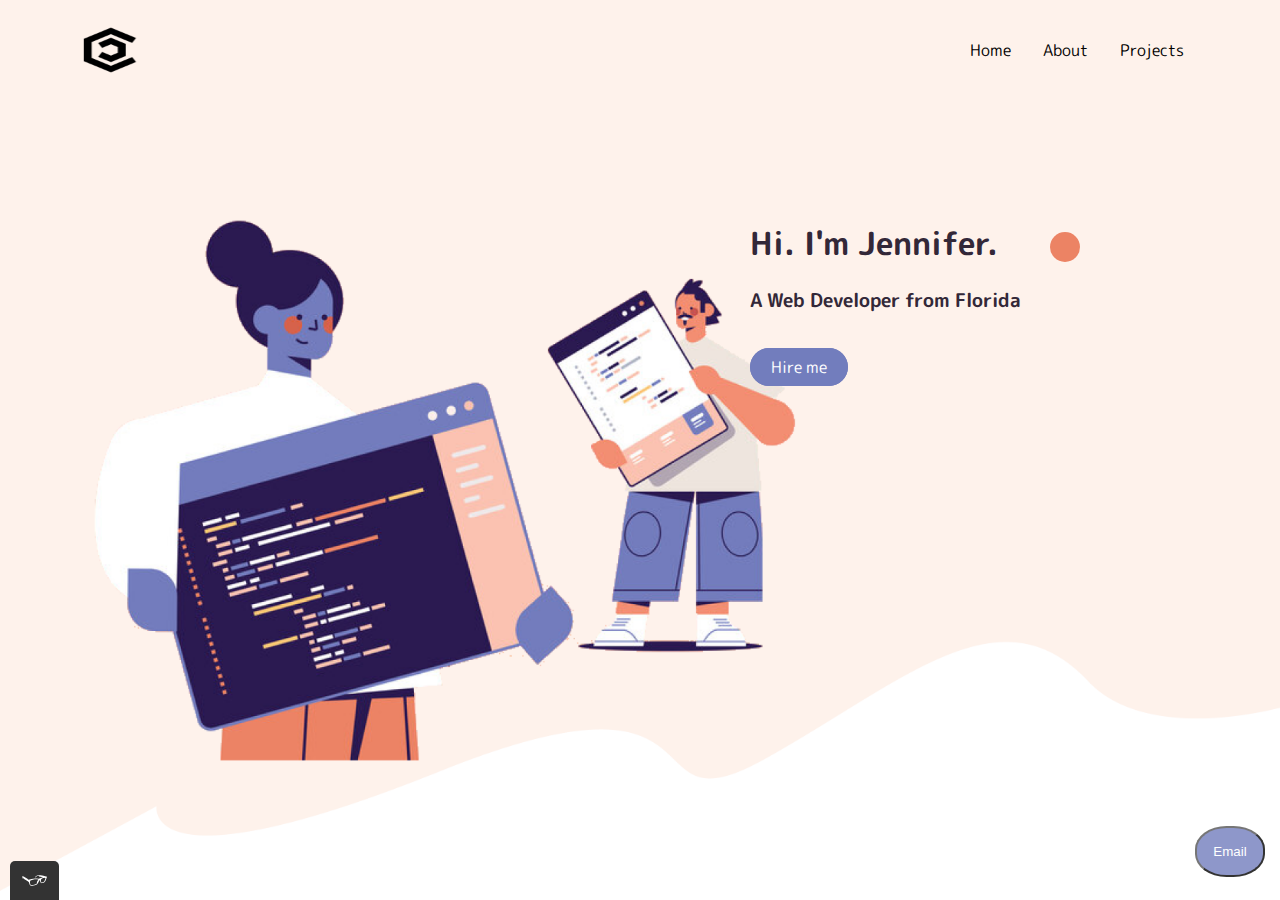
<file: index.html>
<!DOCTYPE html>
<html lang="en">
  <head>
    <meta charset="utf-8" />
    <title>Portfolio Page</title>
    <!--favicon-->
    <link rel="shortcut icon" href="img/web-logo.png" type="image/x-icon" />
    <!--CSS link -->
    <link rel="stylesheet" type="text/css" href="css/index.css" />
    <!--font link-->
    <!-- <link
      href="https://fonts.googleapis.com/css2?family=Dosis:wght@300&family=Hind&family=Lato&display=swap"
      rel="stylesheet"
    /> -->
    <link rel="preconnect" href="https://fonts.gstatic.com">
    <link href="https://fonts.googleapis.com/css2?family=Kaushan+Script&family=M+PLUS+Rounded+1c:wght@100;400;500&display=swap" rel="stylesheet">
  </head>
  <body class="container">
    <!--Header including the logo and main navigation-->
    <header class="main-header">
      <!-- Add your logo here -->
      <img
        src="img/web-logo.png"
        height="50px" width="60px"
        alt="logo"
        class="page-header__item"
      />

      <nav class="main-nav page-header__item highlightTextIn">
        <ul role="menubar" class="navigation-list">
          <li role="presentation">
            <a
              href="index.html"
              role="menuitem"
              class="navigation-list__item navigation-list__item--active"
              >Home
            </a>
          </li>
          <li role="presentation">
            <a
              href="about.html"
              role="menuitem"
              class="navigation-list__item"
              >About 
            </a>
          </li>
          <li role="presentation">
            <a href="projects.html" role="menuitem" class="navigation-list__item"
              >Projects
            </a>
          </li>
        </ul>
      </nav>
    </header>
    <!--End header-->

    <!-- Main Content -->
    <section class="main-page">
      <div class="main-content">
        <h1>Hi. I'm Jennifer.</h1>
        <h3>A Web Developer from Florida</h3>
        <a href="about.html">Hire me</a>
        <div class="round-right">

        </div>
      </div>
    </section>

    
   <section>
      <button class="open-button" onclick="openForm()">Email</button>

      <div class="form-popup" id="myForm">
      <form action="/action_page.php" class="form-container">
          <h3>Leave a message</h3>

          <label for="email"><b>Email</b></label>
          <input type="text" placeholder="Enter Email" name="email" required>

          <label for="message"><b>Message</b></label>
          <textarea placeholder="Write something.." name="message" required></textarea>

          <button type="submit" class="btn">Send</button>
          <button type="button" class="btn cancel" onclick="closeForm()">Close</button>
      </form>
      </div>
  </section>
    
    <!--javascript link-->
    <script src="js/tota11y.min.js"></script>
    <script src="js/index.js"></script>
  </body>
</html>
</file>
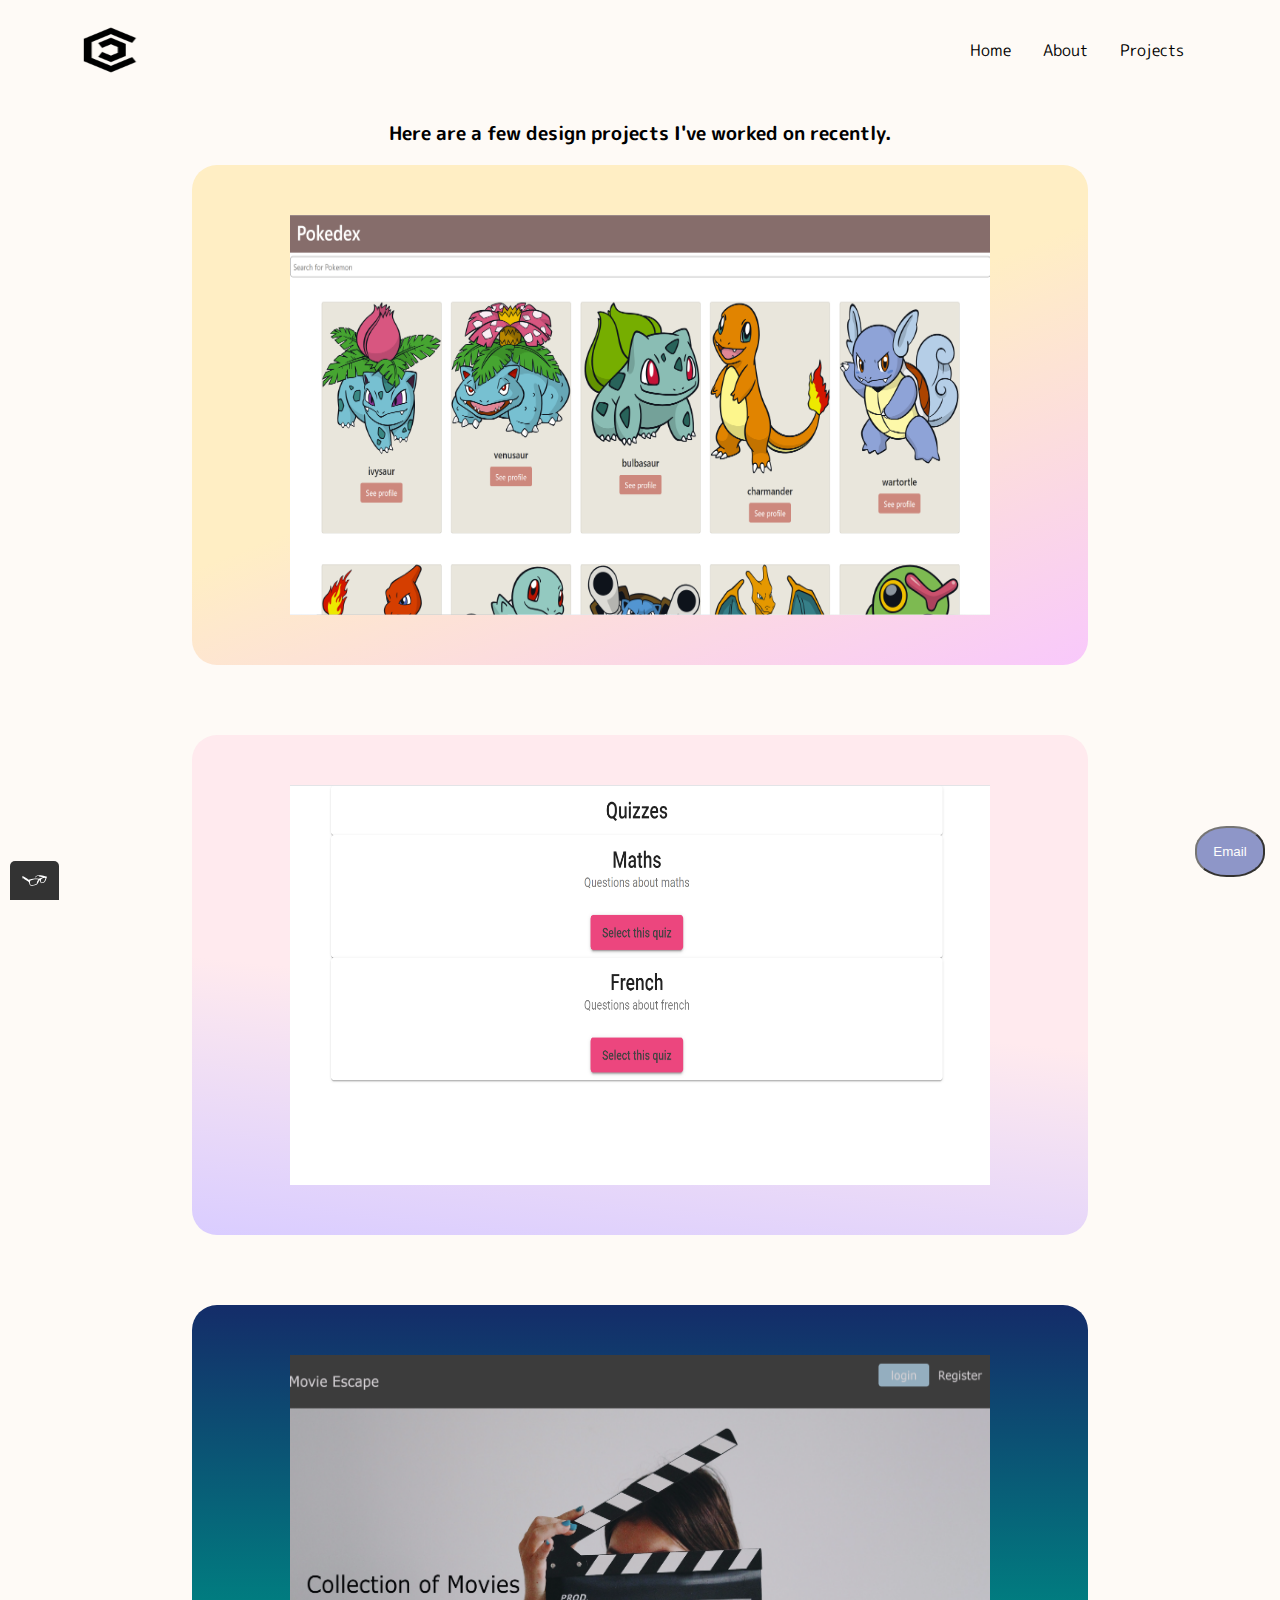
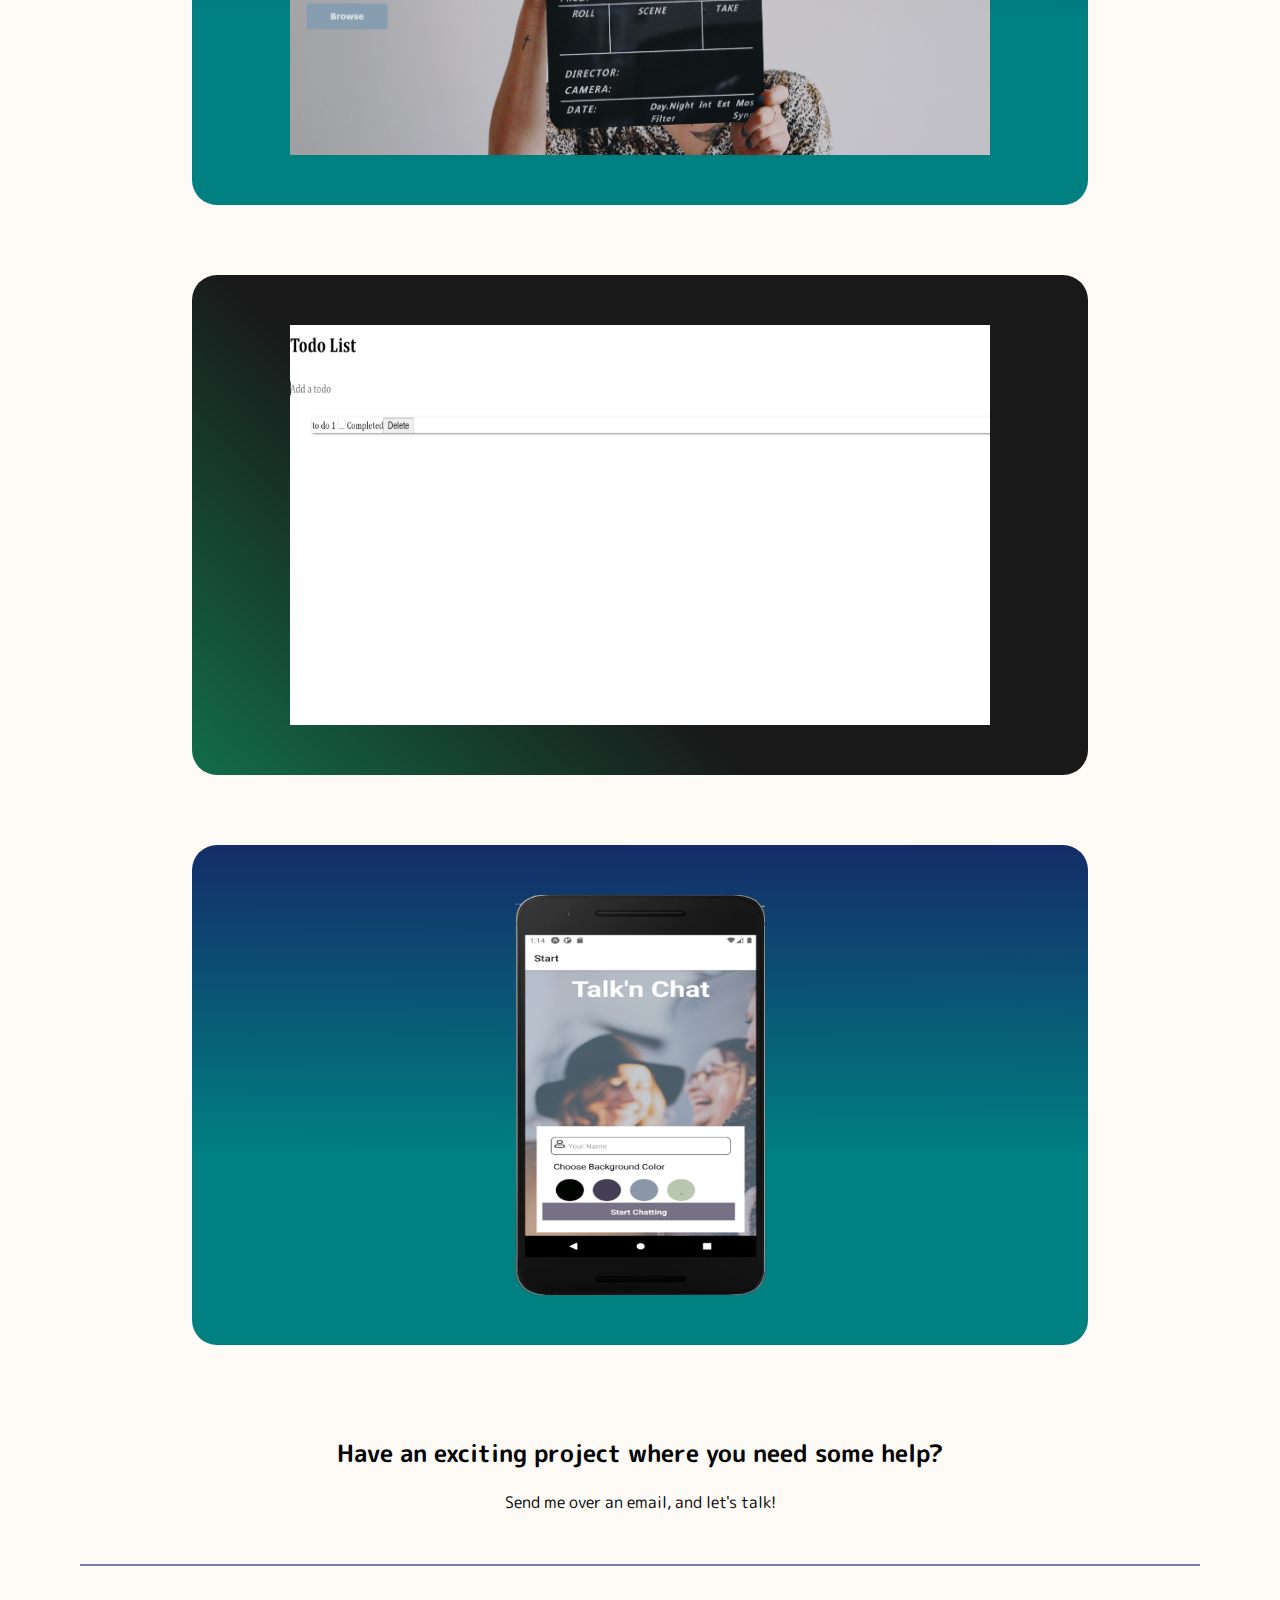
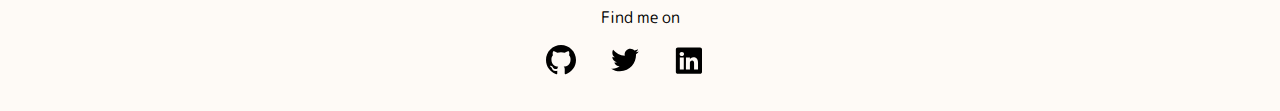
<file: projects.html>
<!DOCTYPE html>
<html lang="en">
  <head>
    <meta charset="utf-8" />
    <title>Jennifer Manaytay - Portfolio</title>
    <!--favicon-->
    <link rel="shortcut icon" href="img/web-logo.png" type="image/x-icon" />
    <!--CSS link -->
    <link rel="stylesheet" type="text/css" href="css/style.css" />
    <!--font link-->
    <link rel="preconnect" href="https://fonts.gstatic.com">
    <link href="https://fonts.googleapis.com/css2?family=Kaushan+Script&family=M+PLUS+Rounded+1c:wght@100;400;500&display=swap" rel="stylesheet">
  </head>
  <body class="container">
    <!--Header including the logo and main navigation-->
    <header class="main-header">
      <!-- Add your logo here -->
      <img
        src="img/web-logo.png"
        height="50px" width="60px"
        alt="logo"
        class="page-header__item"
        />

      <nav class="main-nav page-header__item highlightTextIn">
        <ul role="menubar" class="navigation-list">
          <li role="presentation">
            <a
              href="index.html"
              role="menuitem"
              class="navigation-list__item navigation-list__item--active">Home
            </a>
          </li>
          <li role="presentation">
            <a
              href="about.html"
              role="menuitem"
              class="navigation-list__item">About
            </a>
          </li>
          <li role="presentation">
            <a href="projects.html" role="menuitem"
              class="navigation-list__item">Projects
            </a>
          </li>
        </ul>
      </nav>
    </header>
    <!--End of header-->

    <!--Main Content-->
    <div class="project-page-main">
      <section class="project-page-title">
        <h3>Here are a few design projects I've worked on recently. </h3>
      </section>
      <section>
        <div class="project project-one hvrbox">
          <img src="img/project-pokedex-pic.png" class="hvrbox-layer_bottom"
            width="800px"
            height="500px">
          <div class="hvrbox-layer_top">
            <div class="hvrbox-text">
              <h3>Pokedex</h3>
              <p>An application created with JQuery that loads data from an API
                and let users view information about Pokemons.</p>
              <a href="https://jm-pokemon.netlify.app"
                class="btn" target="_blank">Visit site</a>
            </div>
          </div>
        </div>
      </section>

      <section>
        <div class="project project-three hvrbox">
          <img
            src="img/project-quizapp-pic.png" class="hvrbox-layer_bottom"
            width="800px" height="500px">
          <div class="hvrbox-layer_top">
            <div class="hvrbox-text">
              <h3>Quiz</h3>
              <p>An application created with AngularJS that allow users to take
                quiz.</p>
              <a href="https://je-man.github.io/my-quiz-app/"
                class="btn" target="_blank">Visit site</a>
            </div>
          </div>
        </div>
      </section>

      <section>
        <div class="project project-two hvrbox">
          <img
            src="img/project-movies-pic.png" class="hvrbox-layer_bottom"
            width="800px" height="500px">
          <div class="hvrbox-layer_top">
            <div class="hvrbox-text">
              <h3>Movie Escape</h3>
              <p>An application developed with React that allow users to access
                to different kinds of movies. Users also able to create profile
                and lists of their favorite movies.</p>
              <a href="https://ourflixapp.herokuapp.com/client"
                class="btn" target="_blank">Visit site</a>
            </div>
          </div>
        </div>
      </section>

      <section>
        <div class="project project-four hvrbox">
          <img src="img/project-todo-pic.png" class="hvrbox-layer_bottom"
            width="800px" height="500px">
          <div class="hvrbox-layer_top">
            <div class="hvrbox-text">
              <h3>Todo</h3>
              <p>An application developed with VueJS that allow users to add,
                edit, delete and complete tasks.</p>
              <a href="https://je-man.github.io/todo-app/"
                class="btn" target="_blank">Visit site</a>
            </div>
          </div>
        </div>
      </section>
      <section>
        <div class="project project-five hvrbox">
          <img src="img/chat-app.png" class="hvrbox-layer_bottom" width="350px"
            height="500px">
          <div class="hvrbox-layer_top">
            <div class="hvrbox-text">
              <h3>Chat App</h3>
              <p>An application developed with React Native
                for mobile devices that provide users with a chat interface to
                chat, share images and location.</p>
              <a href="https://github.com/je-man/chat-app"
                class="btn" target="_blank">Visit site</a>
            </div>
          </div>
        </div>
      </section>
    </div>

    <section class="lets-talk" style="text-align: center;">
      <h2>Have an exciting project where you need some help?</h2>
      <p>Send me over an email, and let's talk! </p>
    </section>

    <section>
      <button class="open-button" onclick="openForm()">Email</button>

      <div class="form-popup" id="myForm">
        <form action="/action_page.php" class="form-container">
          <h3>Leave a message</h3>

          <label for="email"><b>Email</b></label>
          <input type="text" placeholder="Enter Email" name="email" required>
          <label for="message"><b>Message</b></label>
          <textarea placeholder="Write something.." name="message" required></textarea>
          <button type="submit" class="btn">Send</button>
          <button type="button" class="btn cancel" onclick="closeForm()">Close</button>
        </form>
      </div>
    </section>
    <!--End of main content-->

    <!--Footer with links to social media profiles-->
    <hr>
    <footer class="page-footer">
      <p>Find me on</p>

      <div class="social-media">
        <!--github logo -->
        <a href="https://www.github.com" target="_blank"><img
            src="img/github_icon.svg"
            width="30"
            height="30"
            alt="Github
            logo"
            />
        </a>

        <!--twitter logo -->
        <a href="https://www.twitter.com" target="_blank">
          <img
            src="img/twitter_icon.svg"
            width="30"
            height="30"
            alt="twitter logo"
            />
        </a>

        <!--linkedin logo -->
        <a href="https://www.linkedin.com" target="_blank">
          <img
            src="img/linkedin_icon.svg"
            style="width: 30px; height: 30px;"
            alt="LinkedIn logo"
            />
        </a>
      </div>
    </footer>

    <!--javascript link-->
    <script src="js/tota11y.min.js"></script>
    <script src="js/index.js"></script>
  </body>
</html>
</file>
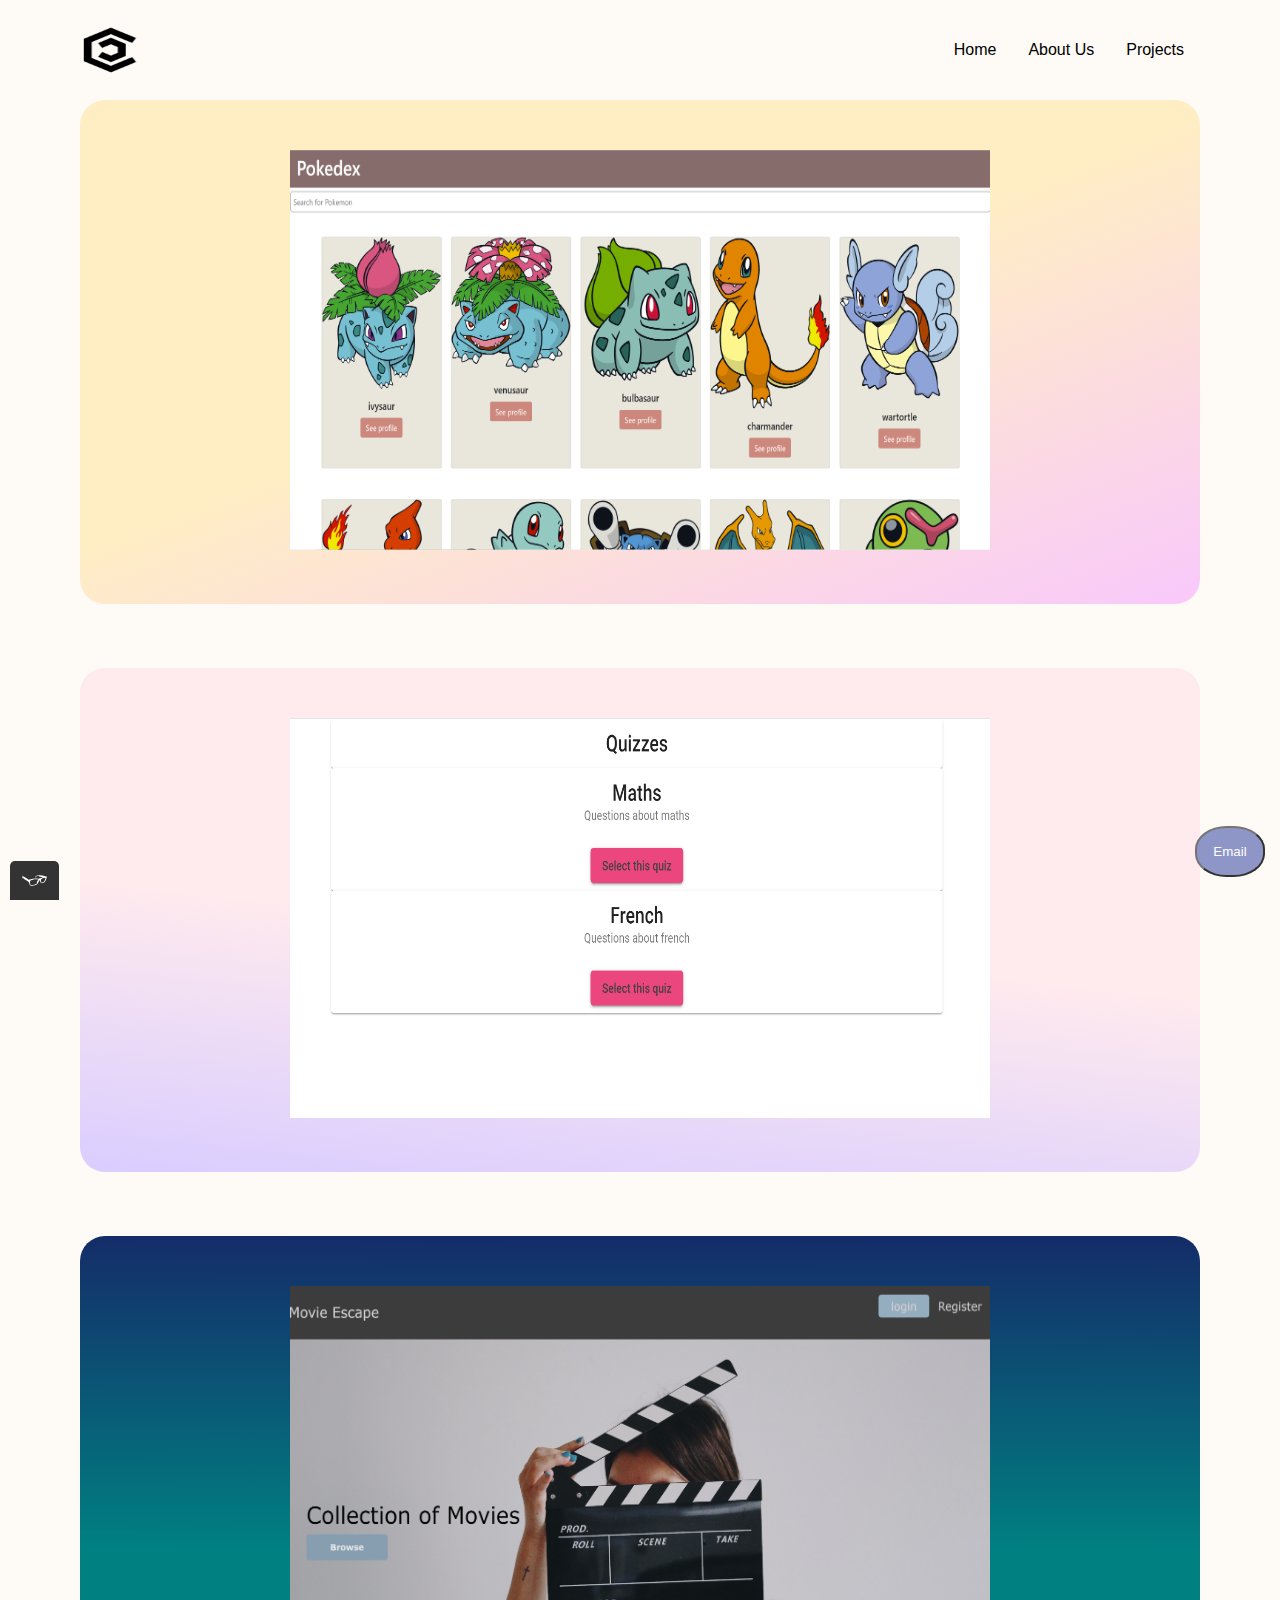
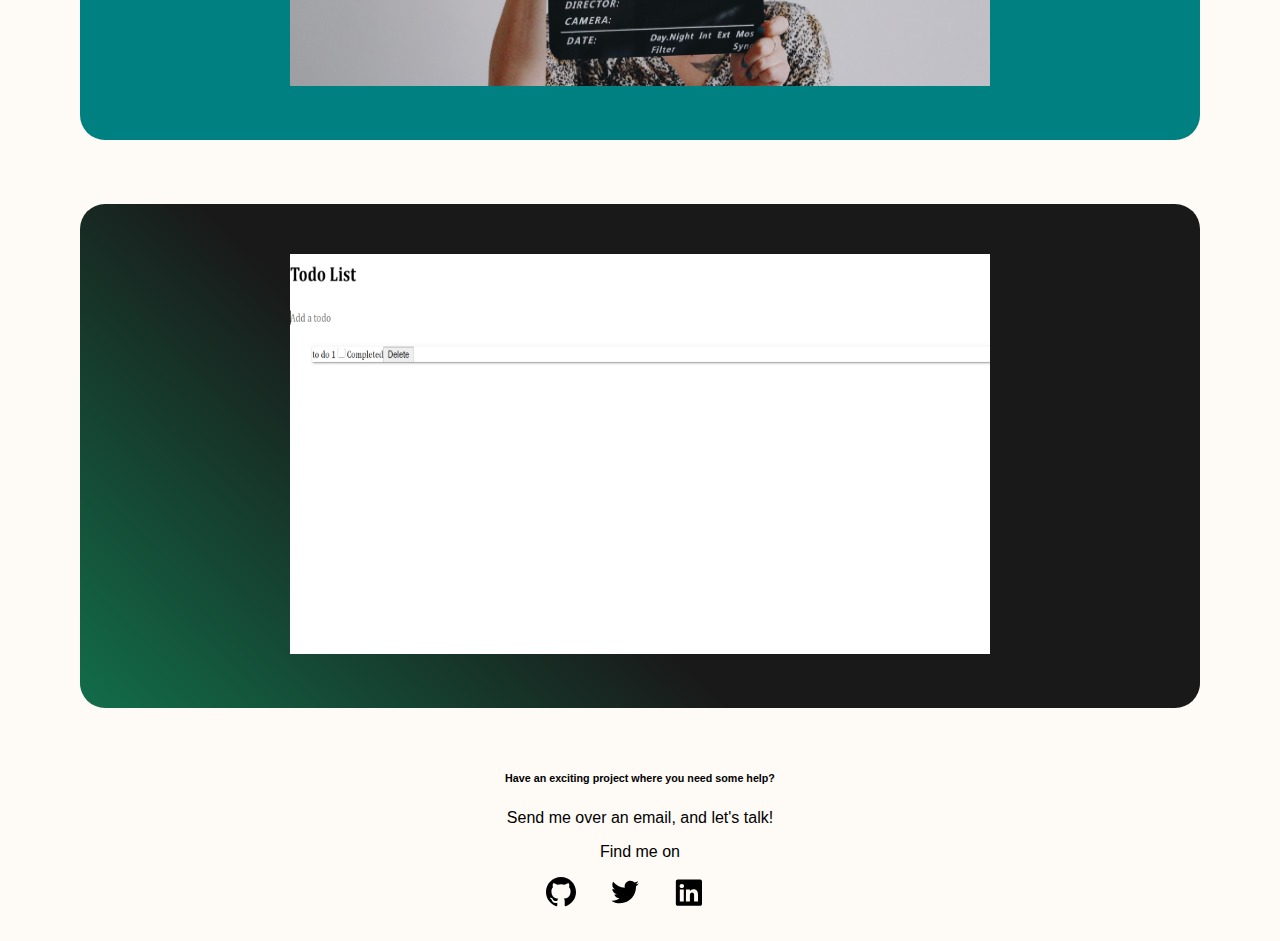
<file: work.html>
<!DOCTYPE html>
<html lang="en">
  <head>
    <meta charset="utf-8" />
    <title>Jennifer Manaytay - Portfolio</title>
    <!--favicon-->
    <link rel="shortcut icon" href="img/main-logo.png" type="image/x-icon" />
    <!--CSS link -->
    <link rel="stylesheet" type="text/css" href="css/style.css" />
    <!--font link-->
    <link
      href="https://fonts.googleapis.com/css2?family=Dosis:wght@300&family=Hind&family=Lato&display=swap"
      rel="stylesheet"
    />
  </head>
  <body class="container">
    <!--Header including the logo and main navigation-->
    <header class="main-header">
      <!-- Add your logo here -->
      <img
        src="img/web-logo.png"
        height="50px" width="60px"
        alt="logo"
        class="page-header__item"
      />

      <nav class="main-nav page-header__item highlightTextIn">
        <ul role="menubar" class="navigation-list">
          <li role="presentation">
            <a
              href="index.html"
              role="menuitem"
              class="navigation-list__item navigation-list__item--active"
              >Home
            </a>
          </li>
          <li role="presentation">
            <a
              href="about.html"
              role="menuitem"
              class="navigation-list__item"
              >About Us
            </a>
          </li>
          <li role="presentation">
            <a href="work.html" role="menuitem" class="navigation-list__item"
              >Projects
            </a>
          </li>
        </ul>
      </nav>
    </header>
    <!--End of header-->

    <!--Main Content-->
    <section>
      <div class="project project-one">
          <a href="https://jm-pokemon.netlify.app" target="_blank"><img src="img/project-pokedex-pic.png" width="800px" height="500px"></a>
      </div>
  </section>

  <section>
      <div class="project project-three">
          <a href="https://je-man.github.io/my-quiz-app/" target="_blank"><img src="img/project-quizapp-pic.png" width="800px" height="500px"></a>
      </div>
  </section>

  <section>
      <div class="project project-two">
          <a href="https://ourflixapp.herokuapp.com/" target="_blank"><img src="img/project-movies-pic.png" width="800px" height="500px"></a>
      </div>
  </section>
  
  <section>
      <div class="project project-four">
          <a href="https://je-man.github.io/todo-app/" target="_blank"><img src="img/project-todo-pic.png" width="800px" height="500px"></a>
      </div>
  </section>

  <section style="text-align: center;">
      <h6>Have an exciting project where you need some help?</h6>
      <p>Send me over an email, and let's talk! </p>
  </section>

  <section>
      <button class="open-button" onclick="openForm()">Email</button>

      <div class="form-popup" id="myForm">
      <form action="/action_page.php" class="form-container">
          <h3>Leave a message</h3>

          <label for="email"><b>Email</b></label>
          <input type="text" placeholder="Enter Email" name="email" required>

          <label for="message"><b>Message</b></label>
          <textarea placeholder="Write something.." name="message" required></textarea>

          <button type="submit" class="btn">Send</button>
          <button type="button" class="btn cancel" onclick="closeForm()">Close</button>
      </form>
      </div>
  </section>
    <!--End of main content-->

    <!--Footer with links to social media profiles-->
    <footer class="page-footer">
      <p>Find me on</p>

      <div class="social-media">
        <!--github logo -->
        <a href="https://www.github.com" target="_blank"
          ><img
            src="img/github_icon.svg"
            width="30"
            height="30"
            alt="Github
                logo"
          />
        </a>

        <!--twitter logo -->
        <a href="https://www.twitter.com" target="_blank">
          <img
            src="img/twitter_icon.svg"
            width="30"
            height="30"
            alt="twitter logo"
          />
        </a>

        <!--linkedin logo -->
        <a href="https://www.linkedin.com" target="_blank">
          <img
            src="img/linkedin_icon.svg"
            style="width: 30px; height: 30px;"
            alt="LinkedIn logo"
          />
        </a>
      </div>
    </footer>

    <!--javascript link-->
    <script src="js/tota11y.min.js"></script>
    <script src="js/index.js"></script>
  </body>
</html>
</file>
<file: css/index.css>
*, *::before, *::after {
    box-sizing: border-box;
}

.main-header {
    display: flex;
    justify-content: space-between;
    align-items: center;
    height: 100px;
}

.brand-logo {
    display: flex;
    align-items: center;
    font-size: 1.25em;
    text-decoration: none;
}

.brand-logo:hover {
    color: #adadad;
}

.brand-logo-name {
    margin-left: 1rem;
}

.main-nav ul{
    display: flex;
    margin: 0;
    padding: 0;
    list-style: none;
}

.main-nav a {
    text-decoration: none;
    padding: .25em 1rem;
    color: black;
}

.main-nav a:hover {
    border-bottom: 5px solid #727dbd;
}

.container {
    max-width: 1200px;
    margin: 0 auto;
    padding: 0 40px;
    background-image: url(../img/main-header4.png);
    background-size: cover;
    background-repeat: no-repeat;
}


html, body{
    position: relative;
    width: 100%;
    height: 100%;
    font-family: 'M PLUS Rounded 1c', sans-serif;
}

.main-page{
    width: 100%;
    height: 80%;
    /* background-image: url(../img/main-header4.jpg); */
    background-size: contain;
    background-repeat: no-repeat;
}

.main-content {
    float: right;
    color: #332838;
    margin-top: 120px;
    margin-right: 120px;
}

.main-page img{
    vertical-align:bottom;
    max-width:100%;
    width: 100%;
}
 
.main-page h1,h2,p{
    margin: 0;
}

.main-content a {
    line-height: 70px;
    border: 1px solid #727dbd;
    padding: 7px 20px;
    border-radius: 25px;
    text-decoration: none;
    background-color: #727dbd;
    color: #fff;
}

.main-content a:hover {
    background-color: #ec8364;
    color: white;
}


/* Animations */
.round-right {
    width: 30px;
    height: 30px;
    background-color: #EC8364;
    animation-name: example;
    animation-duration: 3s;
    border-radius: 50%;
    margin-left: 300px;
    margin-top: -170px;
}
  
@keyframes example {
    from {background-color: red;}
    to {background-color: yellow;}
}


/* Pop up */
/* Button used to open the contact form - fixed at the bottom of the page */
.open-button {
  background-color: #727dbd;
  color: white;
  padding: 16px 10px;
  border-radius: 45%;
  cursor: pointer;
  opacity: 0.8;
  position: fixed;
  bottom: 23px;
  right: 15px;
  width: 70px;
}

/* The popup form - hidden by default */
.form-popup {
  display: none;
  position: fixed;
  bottom: 0;
  right: 15px;
  border: 3px solid #ec8364;
  z-index: 9;
  padding: 10px;
  background-color: #ec8364;
}

/* Add styles to the form container */
.form-container {
  max-width: 300px;
  padding: 10px;
  background-color: #ec8364;
  color: white;
}

/* Full-width input fields */
.form-container input[type=text], .form-container textarea {
  width: 100%;
  padding: 9px;
  margin: 5px 0 18px 0;
  border: none;
  background: #f1f1f1;
}

/* When the inputs get focus, do something */
.form-container input[type=text]:focus, .form-container input[type=password]:focus {
  background-color: #ddd;
  outline: none;
}

/* Set a style for the submit/login button */
.form-container .btn {
    background-color: #eef9ff;
  color: #ec8364;
  padding: 16px 20px;
  border: none;
  cursor: pointer;
  width: 100%;
  margin-bottom:10px;
  opacity: 0.8;
}

/* Add a red background color to the cancel button */
.form-container .cancel {
  background-color: #eef9ff;
  color: #ec8364;
}

/* Add some hover effects to buttons */
.form-container, .open-button:hover {
  opacity: 1;
  background-color: #EC8364;
}

.btn:hover {
    opacity: 1;
}

/* media queries */
/* small screen  */
@media only screen and (max-width: 600px) {
   .main-page {
   }

   .round-right{
     display: none;
   }

   .main-content {
       background-color: #EC8364;
       height: 240px;
       margin: 0 auto;
       margin-top: 180px;
       padding: 30px;
       color: #fff;
       border-radius: 25px;
   }
}
</file>
<file: css/style.css>
*, *::before, *::after {
    box-sizing: border-box;
}

body {
	height: 100%;
    width: 100%;
    margin: 0;
    padding: 0;
    font-size: 1.2 rem;
    min-height: 100vh;
    font-family: 'M PLUS Rounded 1c', sans-serif;
}

.main-header {
    display: flex;
    justify-content: space-between;
    align-items: center;
    height: 100px;
}

.brand-logo {
    display: flex;
    align-items: center;
    font-size: 1.25em;
    text-decoration: none;
}

.brand-logo:hover {
    color: #adadad;
}

.brand-logo-name {
    margin-left: 1rem;
}

.main-nav ul{
    display: flex;
    margin: 0;
    padding: 0;
    list-style: none;
}

.main-nav a {
    text-decoration: none;
    padding: .25em 1rem;
    color: black;
}

.main-nav a:hover {
    border-bottom: 5px solid #727dbd;
}

.container {
    max-width: 1200px;
    margin: 0 auto;
    padding: 0 40px;
    background-color: #fefaf6;
}

/* main page */

.landing {
    width: 35%;
    float: left;
    margin-top: 200px;
    text-align: center;
}

.main-landing{
    width: 100%;
    margin-top: -50px;
}

.landing button {
    padding: 10px 20px;
    background-color: #000;
    color: white;
}

.landing button:hover{
    background-color: #dacdff;
}

.home a {
    text-decoration: none;
    color: #fff;
}

.home h1 {
    margin-top: -300px;
}

.welcome-heading {
    color:#fff;
    text-align: center;
}

.about{
    padding:40px;
    background-color: #fefaf6;
}

.contact-content {
    padding: 20px;
    border-radius: 25px;
    height: 600px;
    color: white;
    margin-bottom: 4rem;
    margin: 0 auto;
    width: 100%;
    background: linear-gradient(180.14deg,#142c69 .12%,rgba(20,44,105,0) 62.01%),#008081;
}

.contact-content h2 {
    text-align: center;
}

.contact-info {
    width: 50%;
    float: left;
}

.contact-info a {
    color:#fff;
}

.contact-form {
    float: right;
    width: 50%;
    margin: 0 auto;
}

.contact-form form i {
    position: absolute;
    margin-top: 15px;
    margin-left: 10px;
    color:#ec8364;
}

.contact-form form input {
    text-align: center;
}



input[type=text], select, textarea {
    width: 70%;
    padding: 10px;
    border: 1px solid #ccc;
    border-radius: 4px;
    box-sizing: border-box;
    margin-top: 6px;
    margin-bottom: 16px;
    resize: vertical;
  }
  
  input[type=submit] {
    background-color: #727dbd;
    color: white;
    padding: 12px 20px;
    border: none;
    border-radius: 4px;
    cursor: pointer;
  }
  
  input[type=submit]:hover {
    background-color: #ec8364;
  }

/* project styles */

.project{
    text-align: center;
    border-radius: 25px;
    margin-bottom: 4rem;
}

.project img {
    padding: 50px;
}


.project-two, .project-five{
    background: linear-gradient(180.14deg,#142c69 .12%,rgba(20,44,105,0) 62.01%),#008081;
}

.project-one {
    background: linear-gradient(338.83deg,#f8c6ff -3.41%,rgba(255,196,255,0) 52.31%),#ffeec4;
}

.project-three{
    background: linear-gradient(6.03deg,#dacdff .5%,rgba(218,205,255,0) 46.89%),#ffeaee;
}

.project-four{
    background: linear-gradient(223.65deg,rgba(10,207,131,0) 60.59%,rgba(10,207,131,.62) 113.24%),#191919;
}

.project-page-main {
    text-align: center;
}

/* overlay */

.hvrbox {
	position: relative;
	display: inline-block;
	overflow: hidden;
	max-width: 100%;
	height: auto;
    width: 80%;
}
.hvrbox img {
	max-width: 100%;
    margin: 0 auto;
}
.hvrbox .hvrbox-layer_bottom {
	display: block;
}
.hvrbox .hvrbox-layer_top {
	opacity: 0;
	position: absolute;
	top: 0;
	left: 0;
	right: 0;
	bottom: 0;
	width: 100%;
	height: 100%;
	background: rgba(0, 0, 0, 0.6);
	color: #fff;
	padding: 15px;
	-moz-transition: all 0.4s ease-in-out 0s;
	-webkit-transition: all 0.4s ease-in-out 0s;
	-ms-transition: all 0.4s ease-in-out 0s;
	transition: all 0.4s ease-in-out 0s;
}
.hvrbox:hover .hvrbox-layer_top,
.hvrbox.active .hvrbox-layer_top {
	opacity: 1;
    background-color: #727dbd;
}
.hvrbox .hvrbox-text {
	text-align: center;
	font-size: 18px;
	display: inline-block;
	position: absolute;
	top: 50%;
	left: 50%;
	-moz-transform: translate(-50%, -50%);
	-webkit-transform: translate(-50%, -50%);
	-ms-transform: translate(-50%, -50%);
	transform: translate(-50%, -50%);
}
.hvrbox .hvrbox-text_mobile {
	font-size: 15px;
	border-top: 1px solid rgb(179, 179, 179); /* for old browsers */
	border-top: 1px solid rgba(179, 179, 179, 0.7);
	margin-top: 5px;
	padding-top: 2px;
	display: none;
}
.hvrbox.active .hvrbox-text_mobile {
	display: block;
}

.btn {
    padding: 5px 20px;
    border-radius: 30px;
    border: 1px white solid;
}

.hvrbox-text a {
    text-decoration: none;
    color: #fff;
}

.hvrbox-text a:hover {
    background-color: #ec8364;
    color: #fff;
}

/* about style */

.project-page-title h4 {
    padding: 20px 0;
    text-align: center;
}

.profile-pic {
    width: 50%;
    float: left;
    height: 350px;
    text-align: center;
}

.profile-pic img {
    border-radius: 30px;
    box-shadow: 4px 4px #ec8364;
}

.profile{
    width: 100%;
    padding: 20px;
    margin-top: 20px;
}

.profile-sub  {
   height: 350px;
   text-align: left;
   line-height: 1.7;
   font-size: 25px;
}

.profile-title {
    font-weight: bold;
    font-size: 40px;
    font-family: 'Kaushan Script', cursive;
    color:#ec8364;
}

.skills {
    margin: 100px 0;
}

.skills ul {
    margin: 0;
    padding: 0;
    list-style: none;
    justify-content: space-evenly;
    -webkit-column-count: 2;
    -moz-column-count: 2;
    column-count: 2;
}

.skills li {
    /* display: flex; */
    width: 100%;

}

.html-logo {
    float: left;
    width: 50%;
}

.skill{
    width: 100%;
    max-width: 500px; 
}


.skill-name{
    font-size: 18px;
    font-weight: 700;
    margin: 35px 0;
}

.skill-bar{
    height: 20px;
    background: #cacaca;
    border-radius: 8px;
    box-shadow: 2px 3px #f1f1f1;
    margin-left: 60px;
    margin-top: -30px;
}

.skill-per{
    height: 20px;
    background-image: linear-gradient(to right, #ba93bf, #f8c6ff 75%, #ffeec4);
    border-radius: 8px;
    width: 0;
    transition: 1s linear;
    position: relative;
    
}

.skill-per::before{
    content: attr(per);
    position: absolute;
    padding: 4px 6px;
    background-color: #000;
    color: #fff;
    font-size: 12px;
    border-radius: 4px;
    top: -35px;
    right: 0;
    transform: translateX(50%);
}

.skill-per::after{
    content: '';
    position: absolute;
    width: 10px;
    height: 10px;
    background-color: #000;
    top: -16px;
    right: 0;
    transform: translateX(50%) rotate(45deg);
    border-radius: 2px;
}

/* footer page */

hr {
    border: .5px solid #727dbd;
    margin-top: 50px;
    margin-bottom: 40px;
}

.page-footer {
    text-align: center;
    margin-bottom: 30px;
}

.social-media a {
    margin-right: 30px;
    text-decoration: none;
}

.social-media a:hover {
    color: #727dbd;
}


/* Contact Page */
.contact {
    padding: 0px auto;
    width: 100%;
    height: 600px;
    
}

.contact-img{
    width: 50%;
    float: right;
    margin-top: -100px;
    
}

.contact-form{
    margin: 0px auto;
   float: left;
   width: 50%;
}

/* Pop up */
/* Button used to open the contact form - fixed at the bottom of the page */
.open-button {
    background-color: #727dbd;
    color: white;
    padding: 16px 10px;
    border-radius: 45%;
    cursor: pointer;
    opacity: 0.8;
    position: fixed;
    bottom: 23px;
    right: 15px;
    width: 70px;
  }
  
  /* The popup form - hidden by default */
  .form-popup {
    display: none;
    position: fixed;
    bottom: 0;
    right: 15px;
    border: 3px solid #ec8364;
    z-index: 9;
    padding: 10px;
    background-color: #ec8364;
  }
  
  /* Add styles to the form container */
  .form-container {
    max-width: 300px;
    padding: 10px;
    background-color: #ec8364;
    color: white;
  }
  
  /* Full-width input fields */
  .form-container input[type=text], .form-container textarea {
    width: 100%;
    padding: 9px;
    margin: 5px 0 18px 0;
    border: none;
    background: #f1f1f1;
  }
  
  /* When the inputs get focus, do something */
  .form-container input[type=text]:focus, .form-container input[type=password]:focus {
    background-color: #ddd;
    outline: none;
  }
  
  /* Set a style for the submit/login button */
  .form-container .btn {
      background-color: #eef9ff;
    color: #ec8364;
    padding: 16px 20px;
    border: none;
    cursor: pointer;
    width: 100%;
    margin-bottom:10px;
    opacity: 0.8;
  }
  
  /* Add a red background color to the cancel button */
  .form-container .cancel {
    background-color: #eef9ff;
    color: #ec8364;
  }
  
  /* Add some hover effects to buttons */
  .form-container .btn:hover, .open-button:hover {
    opacity: 1;
  }
  
  

/* media queries */
/* small screen  */
@media only screen and (max-width: 600px) {
    /* about me */
    .profile-pic {
        float: none;
        width: auto; 
    }

    .profile-pic img {
        width: 300px;
        height: 300px;
    }

    .profile-sub  {
        margin-top: 10px;
    }

    .profile-sub p {
        font-size: 20px;
    }

    .profile-title{
        font-size: 38px;
    }

    .skills {
        margin-top: -80px;
    }

    .skills h1 {
        text-align: center;
    }

    /* contact form */

    .contact-content {
        margin-top: -50px;
    }

    .contact-content form {
        margin-left: 10px;
        padding: 0px;
    }

    .contact-info {
        font-size: 15px;
    }

    /* projects */
    .project img{
        width: 400px;
        height: 320px;
    }

    .project-page-title h3{
        font-size: 15px;
        padding-bottom: 15px;
    }

    .lets-talk h2 {
        font-size: 16px;
        margin-top: -30px;
    }

    .hvrbox-text p{
        font-size: 15px;
    }
}
</file>
